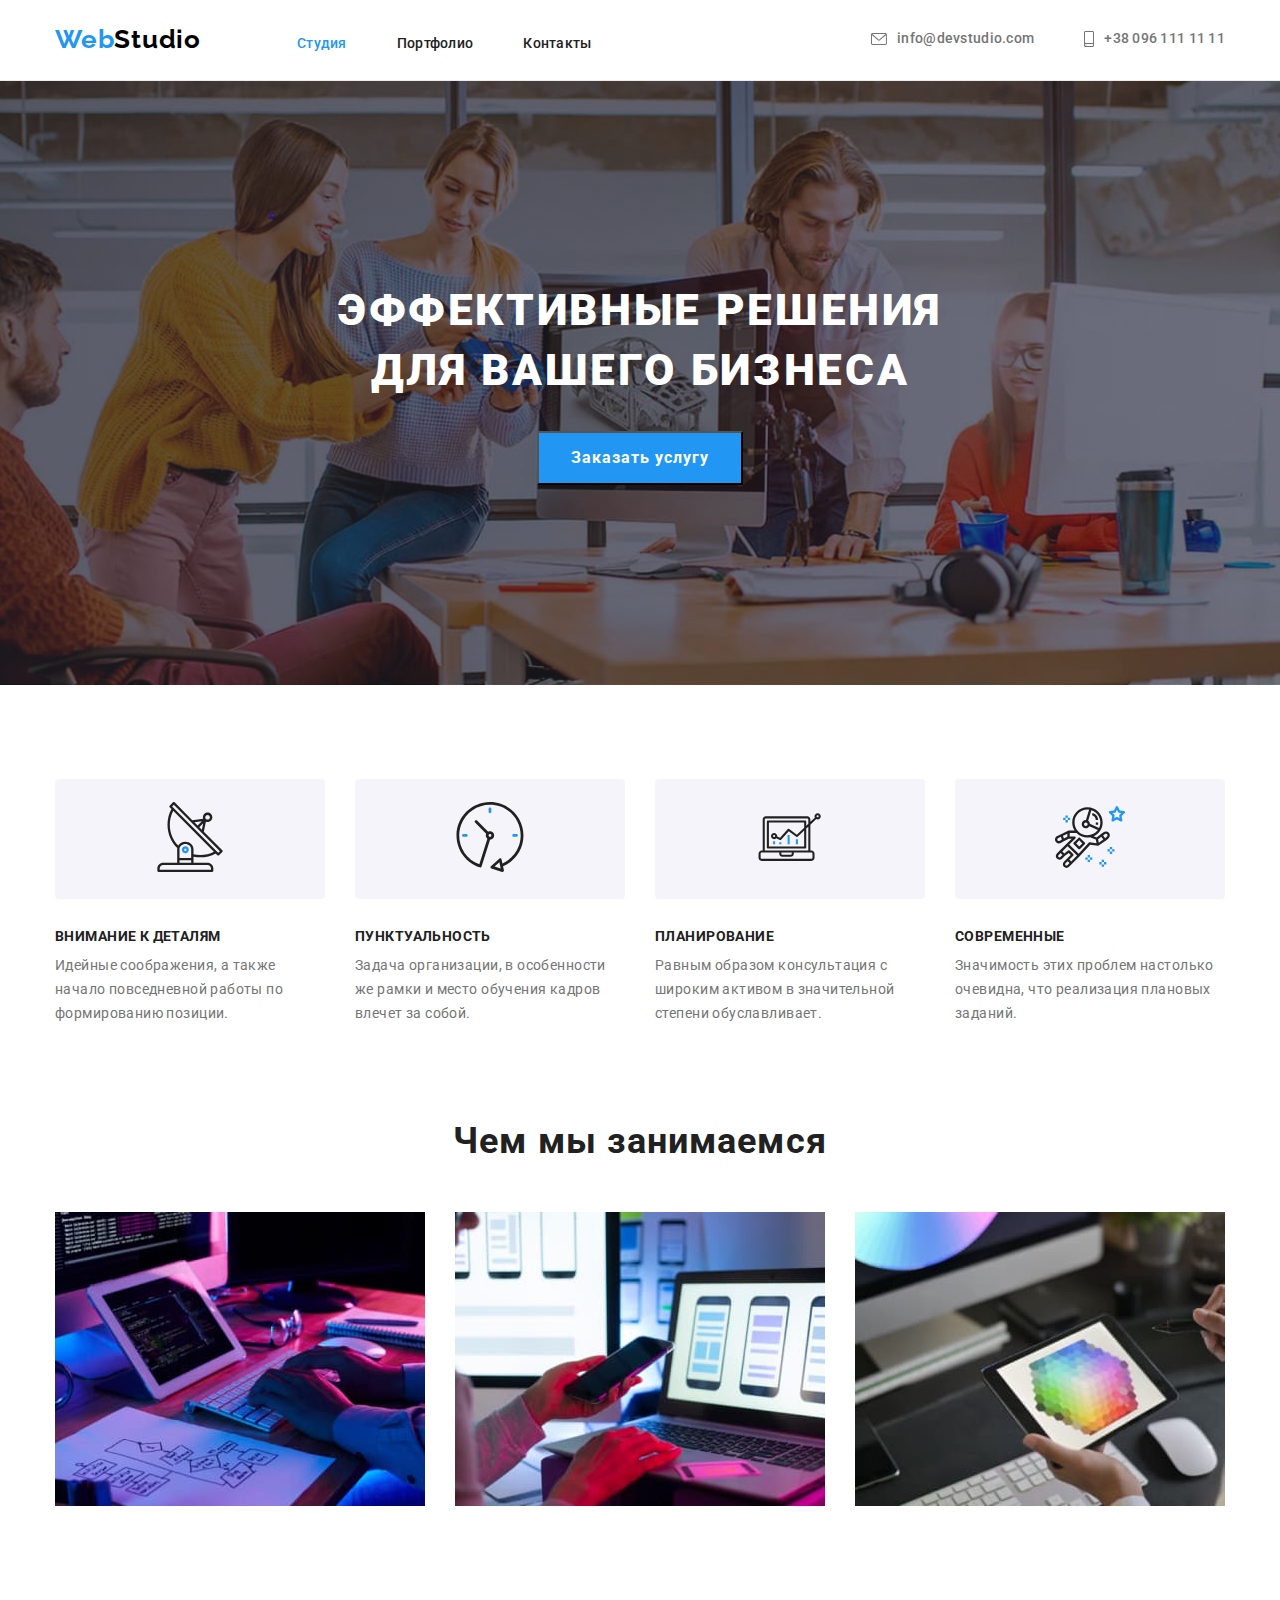
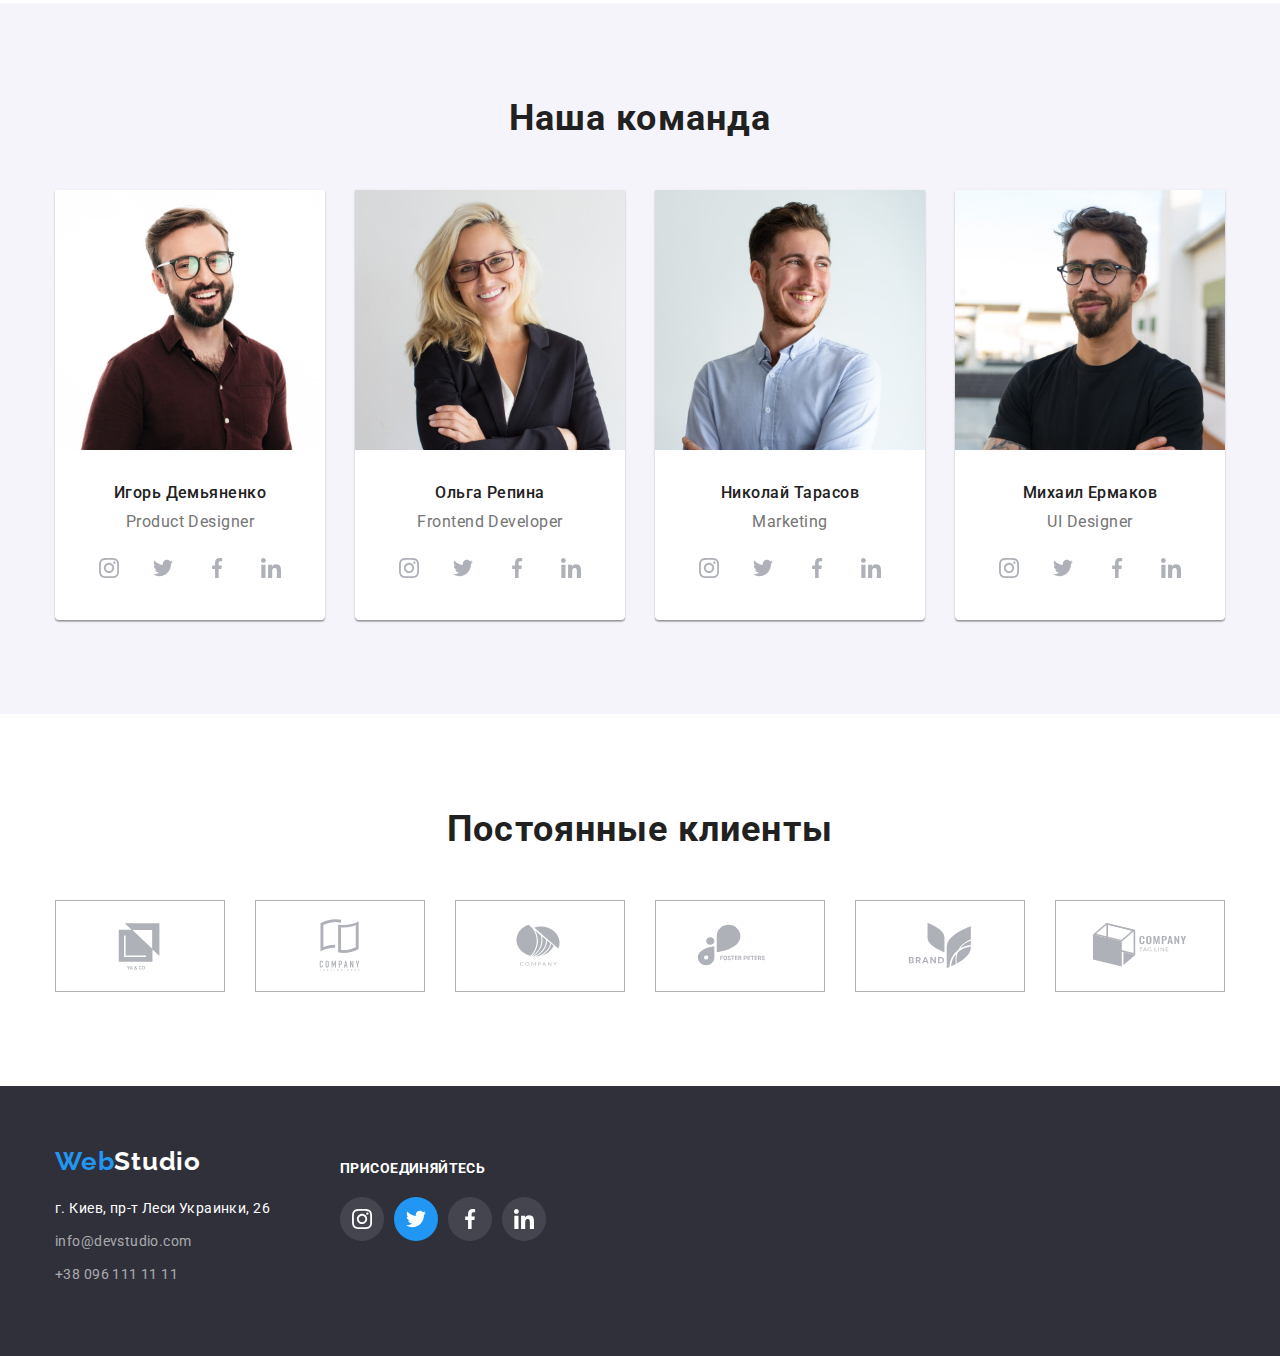
<file: index.html>
<!DOCTYPE html>
<html lang="ru">
  <head>
    <meta charset="UTF-8" />
    <meta http-equiv="X-UA-Compatible" content="IE=edge" />
    <meta name="viewport" content="width=device-width, initial-scale=1.0" />
    <title>Document</title>
    <link rel="preconnect" href="https://fonts.googleapis.com" />
    <link rel="preconnect" href="https://fonts.gstatic.com" crossorigin />
    <link
      href="https://fonts.googleapis.com/css2?family=Raleway:wght@700&family=Roboto:wght@400;500;700;900&display=swap"
      rel="stylesheet"
    />
    <link
      rel="stylesheet"
      href="https://cdnjs.cloudflare.com/ajax/libs/modern-normalize/1.0.0/modern-normalize.min.css"
    />
    <link rel="stylesheet" href="./css/styles.css" />
  </head>

  <body>
    <!--header-->
    <header class="header">
      <div class="container main-nav">
        <nav class="nav">
          <a href="index.html" class="logo-fist"
            >Web<span class="logo-second">Studio</span>
          </a>

          <ul class="list-nav">
            <li class="item">
              <a href="./index.html " class="link current">Студия</a>
            </li>
            <li class="item">
              <a href="./portfolio.html" class="link">Портфолио</a>
            </li>
            <li class="item">
              <a href="./index.html" class="link">Контакты</a>
            </li>
          </ul>
        </nav>

        <ul class="list-contacts">
          <li class="item">
            <a href="mailto:info@devstudio.com" class="link"
              >
              <svg class="icon" width="16" height="12">
                <use href="./images/symbol-defs.svg#envelope"></use>
                </svg>
                info@devstudio.com
              </a
            >
          </li>
          <li class="item">
            <a href="tel:+380961111111" class="link">
              <svg class="icon" width="10" height="16">
                <use href="./images/symbol-defs.svg#smartphone"></use>
                </svg>
                +38 096 111 11 11
            </a>
          </li>
        </ul>
      </div>
    </header>
    <main>
      <!--sectipon-->

      <section class="hero overlay">
        <div class="container">
          <h1 class="hero-name">
            Эффективные решения <br />
            для вашего бизнеса
          </h1>
          <button type="button" class="button">Заказать услугу</button>
        </div>
      </section>
      <!--peculiarities-->

      <section class="post">
        <div class="container">
          <ul class="post-list">
            <li class="item">
              <div class="icon-box"
              ><a href=""class="link">
                <svg class="icon" width="70" height="70">
                   <use href="./images/symbol-defs.svg#antenna"></use>
                </svg>
               </a>  
              </div>
              <h3 class="post-title">Внимание к деталям</h3>
              <p class="post-text">
                Идейные соображения, а также начало повседневной работы по
                формированию позиции.
              </p>
            </li>
            <li class="item">
              <div class="icon-box">
              <a href=""class="link">
                <svg class="icon" width="70" height="70">
                   <use href="./images/symbol-defs.svg#clock"></use>
                </svg>
               </a>
              </div>
              <h3 class="post-title">Пунктуальность</h3>
              <p class="post-text">
                Задача организации, в особенности же рамки и место обучения
                кадров влечет за собой.
              </p>
            </li>
            <li class="item">
              <div class="icon-box">
              <a href=""class="link">
                <svg class="icon" width="70" height="70">
                   <use href="./images/symbol-defs.svg#diagram"></use>
                </svg>
               </a>
              </div>
              <h3 class="post-title">Планирование</h3>
              <p class="post-text">
                Равным образом консультация с широким активом в значительной
                степени обуславливает.
              </p>
            </li>
            <li class="item">
              <div class="icon-box">
              <a href=""class="link">
                <svg class="icon" width="70" height="70">
                   <use href="./images/symbol-defs.svg#astronaut"></use>
                </svg>
               </a>
              </div>
              <h3 class="post-title">Современные</h3>
              <p class="post-text">
                Значимость этих проблем настолько очевидна, что реализация
                плановых заданий.
              </p>
            </li>
          </ul>
        </div>
      </section>

      <!--we doing-->

      <section class="we-doing">
        <div class="container">
          <h2 class="section-name">Чем мы занимаемся</h2>
          <ul class="content-list">
            <li class="item">
              <a href="" class="link">
                <img
                  src="./images/picture1squoosh.jpg"
                  width="370"
                  alt="notebook"
              /></a>
            </li>
            <li class="item">
              <a href="" class="link">
                <img
                  src="./images/picture2squoosh.jpg"
                  width="370"
                  alt="phone"
                />
              </a>
            </li>
            <li class="item">
              <a href="" class="link">
                <img
                  src="./images/picture3squoosh.jpg"
                  width="370"
                  alt="tablet"
                />
              </a>
            </li>
          </ul>
        </div>
      </section>
      <!--our team-->

      <section class="team">
        <div class="container">
          <h2 class="section-name">Наша команда</h2>
          <ul class="team-list">
            <li class="item">
              <img
                src="./images/Demayanenko.jpg"
                width="270"
                alt="Демьяненко"
              />
          <div class="team-box">
                <h3 class="box-name">Игорь Демьяненко</h3>
                <p class="box-text">Product Designer</p>  
          <ul class="social-list">
            <li class="list-item">
              <a href="https://www.instagram.com/" class="link">
                <svg class="icon" width="20" height="20">
                <use href="./images/symbol-defs.svg#instagram"></use>
                </svg>
              </a>
            </li>
            <li class="list-item">
          <a href="https://twitter.com/"class="link">
            <svg class="icon" width="20" height="20">
            <use href="./images/symbol-defs.svg#twitter"></use>
            </svg>
          </a> 
            </a>
            </li>
            <li class="list-item">
              <a href="https://facebook.com/" class="link">
                <svg class="icon" width="20" height="20">
                <use href="./images/symbol-defs.svg#facebook"></use>
                </svg>

              </a>
            </li>
            <li class="list-item">
              <a href="https://linkedin.com/" class="link">
                <svg class="icon" width="20" height="20">
                <use href="./images/symbol-defs.svg#linkedin"></use>
                </svg>
              </a>
            </li>
          </ul>
        </div>
            </li>
            <li class="item">
              <img src="./images/Repina.jpg" width="270" alt="Репина" />
              <div class="team-box">
                <h3 class="box-name">Ольга Репина</h3>
                <p class="box-text">Frontend Developer</p>
                  <ul class="social-list">
            <li class="list-item">
              <a href="https://www.instagram.com/" class="link">
                <svg class="icon" width="20" height="20">
                <use href="./images/symbol-defs.svg#instagram"></use>
                </svg>
              </a>
            </li>
            <li class="list-item">
          <a href="https://twitter.com/"class="link">
            <svg class="icon" width="20" height="20">
            <use href="./images/symbol-defs.svg#twitter"></use>
            </svg>
          </a> 
            </a>
            </li>
            <li class="list-item">
              <a href="https://facebook.com/" class="link">
                <svg class="icon" width="20" height="20">
                <use href="./images/symbol-defs.svg#facebook"></use>
                </svg>

              </a>
            </li>
            <li class="list-item">
              <a href="https://linkedin.com/" class="link">
                <svg class="icon" width="20" height="20">
                <use href="./images/symbol-defs.svg#linkedin"></use>
                </svg>
              </a>
            </li>
          </ul>
              </div>
            </li>

            <li class="item">
              <img src="./images/Tarasov.jpg" width="270" alt="Тарасов" />
              <div class="team-box">
                <h3 class="box-name">Николай Тарасов</h3>
                <p class="box-text">Marketing</p>
                  <ul class="social-list">
            <li class="list-item">
              <a href="https://www.instagram.com/" class="link">
                <svg class="icon" width="20" height="20">
                <use href="./images/symbol-defs.svg#instagram"></use>
                </svg>
              </a>
            </li>
            <li class="list-item">
          <a href="https://twitter.com/"class="link">
            <svg class="icon" width="20" height="20">
            <use href="./images/symbol-defs.svg#twitter"></use>
            </svg>
          </a> 
            </a>
            </li>
            <li class="list-item">
              <a href="https://facebook.com/" class="link">
                <svg class="icon" width="20" height="20">
                <use href="./images/symbol-defs.svg#facebook"></use>
                </svg>

              </a>
            </li>
            <li class="list-item">
              <a href="https://linkedin.com/" class="link">
                <svg class="icon" width="20" height="20">
                <use href="./images/symbol-defs.svg#linkedin"></use>
                </svg>
              </a>
            </li>
          </ul>
              </div>
            </li>
            <li class="item">
              <img src="./images/Ermakov.jpg" width="270" alt="Ермаков" />
              <div class="team-box">
                <h3 class="box-name">Михаил Ермаков</h3>
                <p class="box-text">UI Designer</p>
                  <ul class="social-list">
            <li class="list-item">
              <a href="https://www.instagram.com/" class="link">
                <svg class="icon" width="20" height="20">
                <use href="./images/symbol-defs.svg#instagram"></use>
                </svg>
              </a>
            </li>
            <li class="list-item">
          <a href="https://twitter.com/"class="link">
            <svg class="icon" width="20" height="20">
            <use href="./images/symbol-defs.svg#twitter"></use>
            </svg>
          </a> 
            </a>
            </li>
            <li class="list-item">
              <a href="https://facebook.com/" class="link">
                <svg class="icon" width="20" height="20">
                <use href="./images/symbol-defs.svg#facebook"></use>
                </svg>

              </a>
            </li>
            <li class="list-item">
              <a href="https://linkedin.com/" class="link">
                <svg class="icon" width="20" height="20">
                <use href="./images/symbol-defs.svg#linkedin"></use>
                </svg>
              </a>
            </li>
          </ul>
        </div>
            </li>
          </ul>
        </div>
      </section>
      <section class="clients">
        <div class="container">
          <h2 class="section-name">Постоянные клиенты</h2>
          <ul class="clients-list">
            <li class="item">
              <a href="#" class="link">
              <svg class="icon" width="106" height="60">
                <use href="./images/symbol-defs.svg#company"></use>
              </svg>
            </a>
          </li>
          <li class="item">
            <a href="#" class="link">
              <svg class="icon" width="106" height="60">
                <use href="./images/symbol-defs.svg#company-a"></use>
              </svg>
            </a>
          </li>
          <li class="item">
            <a href="#" class="link">
              <svg class="icon" width="106" height="60">
                <use href="./images/symbol-defs.svg#company-b"></use>
              </svg>
            </a>
          </li>
          <li class="item">
            <a href="#" class="link">
              <svg class="icon" width="106" height="60">
                <use href="./images/symbol-defs.svg#company-c"></use>
              </svg>
            </a>
          </li>
          <li class="item">
            <a href="#" class="link">
              <svg class="icon" width="106" height="60">
                <use href="./images/symbol-defs.svg#company-e"></use>
              </svg>
            </a>
          </li>
          <li class="item">
            <a href="#" class="link">
              <svg class="icon" width="106" height="60">
                <use href="./images/symbol-defs.svg#company-d"></use>
              </svg>
            </a>
          </li>
          </ul>
        </div>
      </section>
    </main>
    <!--basement-->
    <footer class="footer">
      <div class="container">
        <div class="info-footer">
        <div class="footer-logo">
          <a href="index.htm" class="logo-third"
            >Web<span class="logo-fourth">Studio</span>
          </a>
        </div>
     
        <address class="address">
          <ul>
            <li>г. Киев, пр-т Леси Украинки, 26</li>
            <li>
              <a href="mailto:info@devstudio.com" class="link"
                >info@devstudio.com</a
              >
            </li>
            <li class="item">
              <a href="tel:+380961111111" class="link">+38 096 111 11 11</a>
            </li>
          </ul> 
        </address>
        </div>
        <section class="network">
          <h3 class="network-name">присоединяйтесь</h3>
          <ul class="network-list">
            <li class="item">
                <a href="https://www.instagram.com/" class="link">
                <svg class="icon" width="20" height="20">
                <use href="./images/symbol-defs.svg#instagram"></use>
                </svg>
              </a>
            </li>
            <li class="item">
              <a href="https://twitter.com/" class="link twitter">
              <svg class="icon" width="20" height="20">
                <use href="./images/symbol-defs.svg#twitter"></use>
               </svg>
              </a>
            </li>
            <li class="item">
              <a href="https://facebook.com/" class="link">
                <svg class="icon" width="20" height="20">
                <use href="./images/symbol-defs.svg#facebook"></use>
                </svg>
              </a>
            </li>
            <li class="item">
             <a href="https://linkedin.com/" class="link">
                <svg class="icon" width="20" height="20">
                <use href="./images/symbol-defs.svg#linkedin"></use>
                </svg>
              </a>
            </li>
          </ul>
        </section>    
      </div> 
    </footer>
  </body>
</html>
</file>
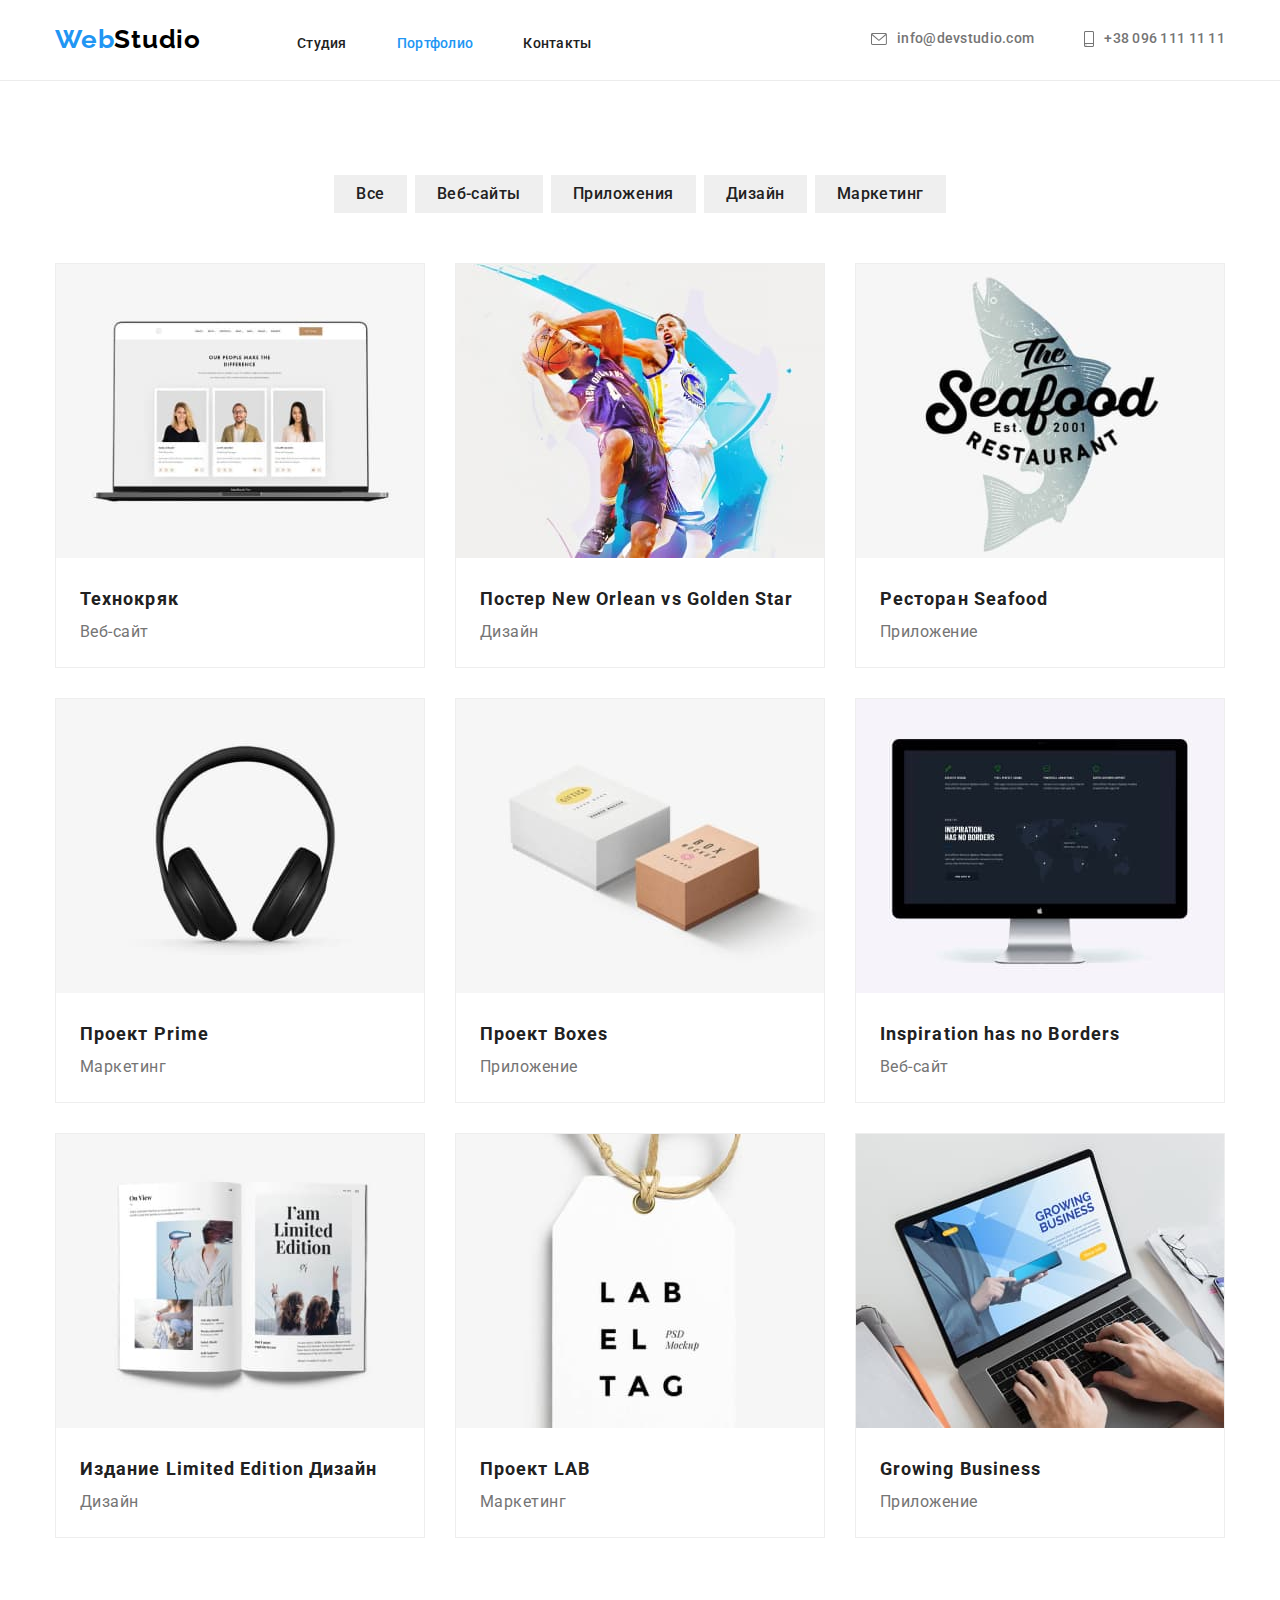
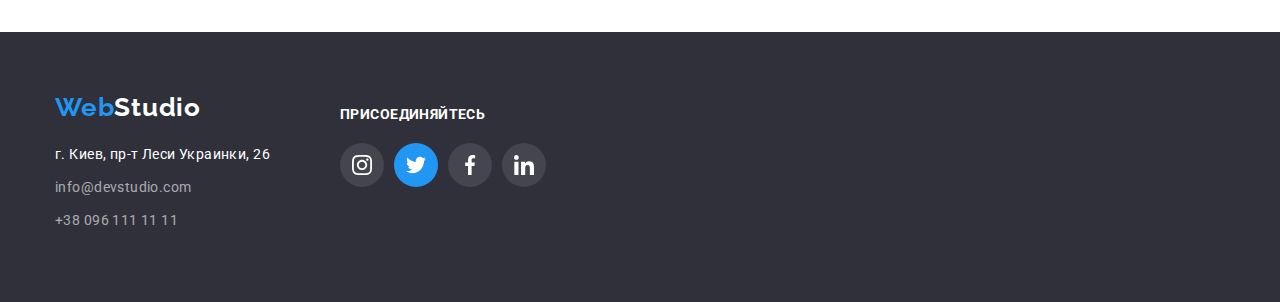
<file: portfolio.html>
<!DOCTYPE html>
<html lang="ru">
  <head>
    <meta charset="UTF-8" />
    <meta http-equiv="X-UA-Compatible" content="IE=edge" />
    <meta name="viewport" content="width=device-width, initial-scale=1.0" />
    <title>Document</title>
    <link rel="preconnect" href="https://fonts.googleapis.com" />
    <link rel="preconnect" href="https://fonts.gstatic.com" crossorigin />
    <link
      href="https://fonts.googleapis.com/css2?family=Raleway:wght@700&family=Roboto:wght@400;500;700;900&display=swap"
      rel="stylesheet"
    />
    <link
      rel="stylesheet"
      href="https://cdnjs.cloudflare.com/ajax/libs/modern-normalize/1.0.0/modern-normalize.min.css"
    />
    <link rel="stylesheet" href="./css/styles.css" />
  </head>

  <body>
    <!--header-->
    <header class="header">
      <div class="container main-nav">
        <nav class="nav">
          <a href="index.html" class="logo-fist"
            >Web<span class="logo-second">Studio</span>
          </a>

          <ul class="list-nav">
            <li class="item">
              <a href="./index.html " class="link">Студия</a>
            </li>
            <li class="item">
              <a href="./portfolio.html" class="link current">Портфолио</a>
            </li>
            <li class="item">
              <a href="./index.html" class="link">Контакты</a>
            </li>
          </ul>
        </nav>

        <ul class="list-contacts">
          <li class="item">
            <a href="mailto:info@devstudio.com" class="link">
              <svg class="icon" width="16" height="12">
                <use href="./images/symbol-defs.svg#envelope"></use>
              </svg>
              info@devstudio.com
            </a>
          </li>
          <li class="item">
            <a href="tel:+380961111111" class="link">
              <svg class="icon" width="10" height="16">
                <use href="./images/symbol-defs.svg#smartphone"></use>
              </svg>
              +38 096 111 11 11
            </a>
          </li>
        </ul>
      </div>
    </header>
    <main class="portfolio-content">
      <section class="portfolio-section">
        <div class="container">
          <ul class="filters">
            <li class="item">
              <button type="button" class="btn">Все</button>
            </li>
            <li class="item">
              <button type="button" class="btn">Веб-сайты</button>
            </li>
            <li class="item">
              <button type="button" class="btn">Приложения</button>
            </li>
            <li class="item">
              <button type="button" class="btn">Дизайн</button>
            </li>
            <li class="item">
              <button type="button" class="btn">Маркетинг</button>
            </li>
          </ul>

          <ul class="soft-list">
            <li class="item">
              <a href="">
                <img src="./images/laptop.jpg" width="370" alt="laptop" />
              </a>

              <div class="soft-card">
                <h3 class="card-name">Технокряк</h3>
                <p class="card-text">Веб-сайт</p>
              </div>
            </li>
            <li class="item">
              <a href="">
                <img src="./images/poster.jpg" width="370" alt="poster" />
              </a>
              <div class="soft-card">
                <h3 class="card-name">Постер New Orlean vs Golden Star</h3>
                <p class="card-text">Дизайн</p>
              </div>
            </li>
            <li class="item">
              <a href="">
                <img
                  src="./images/logo-restaurant.jpg"
                  width="370"
                  alt="restaurant"
              /></a>
              <div class="soft-card">
                <h3 class="card-name">Ресторан Seafood</h3>
                <p class="card-text">Приложение</p>
              </div>
            </li>
            <li class="item">
              <a href="">
                <img src="./images/headphones.jpg" width="370" alt="headphones"
              /></a>
              <div class="soft-card">
                <h3 class="card-name">Проект Prime</h3>
                <p class="card-text">Маркетинг</p>
              </div>
            </li>
            <li class="item">
              <a href=""
                ><img src="./images/box.jpg" width="370" alt="box"
              /></a>
              <div class="soft-card">
                <h3 class="card-name">Проект Boxes</h3>
                <p class="card-text">Приложение</p>
              </div>
            </li>
            <li class="item">
              <a href=""
                ><img src="./images/monoblock.jpg" width="370" alt="monoblock"
              /></a>
              <div class="soft-card">
                <h3 class="card-name">Inspiration has no Borders</h3>
                <p class="card-text">Веб-сайт</p>
              </div>
            </li>
            <li class="item">
              <a href=""
                ><img src="./images/book.jpg" width="370" alt="book"
              /></a>
              <div class="soft-card">
                <h3 class="card-name">Издание Limited Edition Дизайн</h3>
                <p class="card-text">Дизайн</p>
              </div>
            </li>
            <li class="item">
              <a href=""
                ><img src="./images/tag.jpg" width="370" alt="tag"
              /></a>
              <div class="soft-card">
                <h3 class="card-name">Проект LAB</h3>
                <p class="card-text">Маркетинг</p>
              </div>
            </li>
            <li class="item">
              <a href=""
                ><img
                  src="./images/working-on-a-laptop.jpg"
                  width="370"
                  alt="working"
              /></a>
              <div class="soft-card">
                <h3 class="card-name">Growing Business</h3>
                <p class="card-text">Приложение</p>
              </div>
            </li>
          </ul>
        </div>
      </section>
    </main>
    <footer class="footer">
      <div class="container">
        <div class="info-footer">
          <div class="footer-logo">
            <a href="index.htm" class="logo-third"
              >Web<span class="logo-fourth">Studio</span>
            </a>
          </div>

          <address class="address">
            <ul>
              <li>г. Киев, пр-т Леси Украинки, 26</li>
              <li>
                <a href="mailto:info@devstudio.com" class="link"
                  >info@devstudio.com</a
                >
              </li>
              <li class="item">
                <a href="tel:+380961111111" class="link">+38 096 111 11 11</a>
              </li>
            </ul>
          </address>
        </div>
        <section class="network">
          <h3 class="network-name">присоединяйтесь</h3>
          <ul class="network-list">
            <li class="item">
              <a href="https://www.instagram.com/" class="link">
                <svg class="icon" width="20" height="20">
                  <use href="./images/symbol-defs.svg#instagram"></use>
                </svg>
              </a>
            </li>
            <li class="item">
              <a href="https://twitter.com/" class="link twitter">
                <svg class="icon" width="20" height="20">
                  <use href="./images/symbol-defs.svg#twitter"></use>
                </svg>
              </a>
            </li>
            <li class="item">
              <a href="https://facebook.com/" class="link">
                <svg class="icon" width="20" height="20">
                  <use href="./images/symbol-defs.svg#facebook"></use>
                </svg>
              </a>
            </li>
            <li class="item">
              <a href="https://linkedin.com/" class="link">
                <svg class="icon" width="20" height="20">
                  <use href="./images/symbol-defs.svg#linkedin"></use>
                </svg>
              </a>
            </li>
          </ul>
        </section>
      </div>
    </footer>
  </body>
</html>
</file>
<file: css/styles.css>
:root {
    --primary-text-color: #757575;
    --title-tex-color:#212121;
    --accent-color:#2196F3;
    --primary-white-color:#FFFFFF;
    --primary-background-color:#E5E5E5;
    --secondary-background-color:#2F303A;
    --primary-icon-color:#afb1b8;
}
body {
    
    margin: 0;
    font-family: 'Roboto',
    sans-serif;
    font-size: 14px;
    background-color: var(--primary-white-color);
    color: var(--primary-text-color);
}
html {
    box-sizing: border-box;
}
*,
 ::before,
 ::after {
    box-sizing: inherit;
}

a {
    text-decoration: none;
}
a:hover {
    text-decoration: none;
}

ul,
li { 
    margin: 0;
    padding: 0;
    list-style-type: none;
}
.img {
    display: block;
}
/*heder*/
.container {
   
    width: 1200px;
    padding-right:  15px;
    padding-left:  15px;
    margin-left: auto;
    margin-right: auto;
    
}
.header {
    padding-top: 24px;
    padding-bottom: 25px;
    background: var(--primary-white-color);
    border-bottom: 1px solid #ECECEC;
}
.main-nav {
    display: flex;
    align-items: center;
   
}
   
.logo-fist,
.logo-second {
    display: inline-block;
    margin: 0;
    padding: 0;
    margin-left: auto;
    
    font-family: Raleway;
    font-weight: 700;
    font-size: 26px;
    line-height: 1.19;
    letter-spacing: 0.03em;
    
    
}

.logo-second {
   
    color: #000000;

}
.logo-fist {

    color: var(--accent-color);
    
}
.list-nav {
    
    display: inline-flex;
    margin-left: 93px;
}
.list-nav .item + .item {
    
    margin-left: 50px;
   
}

.list-nav .link {
    display: block;
    font-weight: 500;
    font-size: 14px;
    line-height: 1.14;
    letter-spacing: 0.02em;
    color: var(--title-tex-color);
} 
.list-nav .link.current {
    color: var(--accent-color);
}
.list-nav .link:hover,
.list-nav .link:focus {
    color: var(--accent-color);
}
.list-contacts {

    display: inline-flex;
    margin-left: auto;
    
}
.list-contacts .item + .item {
    margin-left: 50px;
}
.list-contacts .link {
    display: flex;
    align-items:center;
    font-weight: 500;
    font-size: 14px;
    line-height: 1.14;
    letter-spacing: 0.02em;
    color: var(--primary-text-color);

}
.list-contacts .icon {

    margin-right: 10px;
    fill: var(--primary-text-color);
}
.list-contacts a:hover svg,
.list-contacts a:focus svg{
    fill: var(--accent-color);}

.list-contacts .link:hover,
.list-contacts .link:focus {
    color: var(--accent-color);
    fill: var(--accent-color);
}

/*hero*/
.hero {
    padding-top: 200px;
    padding-bottom: 200px;
    margin: 0 auto;
    text-align: center;    
    background: var(--secondary-background-color);
} 

/* Img Overlay */

.overlay {

    max-width: 1600px;
    min-height: 600px;
    margin-left: auto;
    margin-right: auto;
    background-image: linear-gradient(to right, rgba(47, 48, 58, 0.5), rgba(47, 48, 58, 0.3)), url(../images/img-overlay.jpg); 
    background-repeat: no-repeat;
    background-position: center;
    background-size: cover;

}

h1 {
    
    
    margin-top: 0px;
    font-weight: 900;  
    font-size: 44px;
    line-height:1.36;
    letter-spacing: 0.06em;
    margin-bottom: 30px;
    text-transform: uppercase;
    color: var(--primary-white-color);
   
}


.button {

    display: inline-block;  
    padding: 10px 32px;
    min-width: 200px;
    font-family: inherit;
    font-weight: 700;
    font-size: 16px;
    line-height: 1.87;
    align-items: center;
    letter-spacing: 0.06em;
    cursor: pointer;
    color: var(--primary-white-color);
    background-color: var(--accent-color);
    
}
.button:hover,
.button:focus {
    filter: drop-shadow(0px 4px 4px rgba(0, 0, 0, 0.25));
    border-radius: 4px solid;
}
.button .primary {
    color: var(--title-tex-color);
    background-color: #F5F4FA;
}
.button .secondary {
    color: var(--accent-color);
    background-color: var(--primary-white-color);
}
/*peculiarities*/
.post {
    
    background: var(--primary-white-color);
    padding-top: 94px;
    padding-bottom: 94px;
   
       }
.post-list {
    
    display: flex;
    flex-wrap: wrap;
    
}
.post-list .item {
    width: 270px;
        
}
.post-list .item + .item {
     margin-left: 30px;
    
}
.post-title {
    margin: 0;
    padding: 0;
    margin-bottom: 10px;
    font-weight: 700;
    font-size: 14px;
    line-height: 1.14;
    letter-spacing: 0.03em;
    text-transform: uppercase;
    color: var(--title-tex-color);
}
.post-text {
    margin: 0;
    padding: 0;
    font-weight: 400;
    font-size: 14px;
    line-height: 1.71;
    letter-spacing: 0.03em;
    color: var(--primary-text-color);
}
.icon-box {
    display: flex;
    justify-content: center;
    align-items: center;

    width: 270px;
    height: 120px;
    margin-bottom: 30px;
    background: #F5F4FA;
    border-radius: 4px;

} 
.icon-box + .icon-box {
    margin-left: 30px;
}

/*we doing */
.we-doing {
    
    padding-bottom: 94px;
    background: var(--primary-white-color);
}
.content-list {
    display: flex;
    flex-wrap: wrap;
}
.content-list .item + .item {
    margin-left: 30px; 
}

.section-name 
{
    margin: 0 auto;
    margin-bottom: 50px;
   
    font-weight: 700;
    font-size: 36px;
    text-align: center;
    letter-spacing: 0.03em;
    line-height: 1.17;
    color: var(--title-tex-color);
} 



/*our team*/
.team {
   
    padding-top:  94px;
    padding-bottom: 94px;
    background: #F5F4FA;
}
.team-list {

    display: flex;
    flex-wrap: wrap;
}
.team-list .item + .item {
    
    margin-left: 30px;
}
     
.team-list .item {
    text-align: center;
    align-items:center;
    background: #FFFFFF;
    box-shadow: 0px 1px 3px rgba(0, 0, 0, 0.12),
    0px 1px 1px rgba(0, 0, 0, 0.14),
    0px 2px 1px rgba(0, 0, 0, 0.2);
    border-radius: 0px 0px 4px 4px;
    
}         
.team-box {
    
    padding-top: 30px;
    padding-bottom: 30px;
    
}           

.box-name {
    margin: 0;
    margin-bottom: 10px;
    font-weight: 500;
    font-size: 16px;
    line-height: 1.19;
    letter-spacing: 0.03em;
    color: var(--title-tex-color);

}
.box-text {
    margin: 0;
    font-weight: 400;
    font-size: 16px;
    line-height: 1.19;
    letter-spacing: 0.03em;
    color: var(--primary-text-color);

}
.social-list {

    display: flex;
    justify-content: center;
    align-items: center;
    margin-top: 15px;
    
}
.social-list .list-item + .list-item {
    margin-left: 10px;
}
.social-list .link {

    display: flex;
    justify-content: center;
    align-items:center;
    text-decoration: none;
    width: 44px;
    height: 44px;
    border-radius: 50%; 
    
}
.social-list .icon {
   
    fill: var(--primary-icon-color);
}

.social-list a:hover svg,
.social-list a:focus svg {

    fill: var(--primary-white-color);
}      

.social-list .link:hover,
.social-list .link:focus {
    fill: var(--primary-white-color);
    background-color:var(--accent-color);
}

/*clients*/

.clients {
    
    padding-top: 94px;
    padding-bottom:  94px;
}
.clients-list {

    display: flex;
    flex-wrap: wrap;
}

.clients .link {
    display: flex;
    justify-content: center;
    align-items:center;
    width: 170px;
    height: 92px;
    border: 1px solid #AFB1B8;
}
.clients .item + .item {
    
    margin-left: 30px;
    
}

.clients .icon {
    fill: var(--primary-icon-color);
}
.clients a:hover svg,
.clients a:focus svg {

    fill: var(--accent-color);
 
}
.clients .link:hover,
.clients .link:focus{
    border: 1px solid var(--accent-color);
}


/* basement */ 
.footer {

    display: flex; 
    padding-top: 60px;
    padding-bottom: 60px;
    background: var(--secondary-background-color);
}
.footer-logo {
    
    margin-bottom: 20px;
}
.logo-third,
.logo-fourth {

    font-family: Raleway;
    font-weight: 700;
    font-size: 26px;
    line-height: 1.19;
    letter-spacing: 0.03em;
}
.logo-third {
    text-decoration: none;
    color: var(--accent-color);

}
.logo-fourth {   
    color: var(--primary-white-color);

}

.address li {
    display: block;
    margin: 0;
    margin-bottom: 9px; 

    font-style: normal;
    font-weight: 400;
    font-size: 14px;
    line-height: 1.71;
    letter-spacing: 0.03em;
    color: var(--primary-white-color);
    
}
.address .link {
    display: block;
    margin: 0;

    font-style: normal;
    font-weight: 400;
    font-size: 14px;
    line-height: 1.71;
    letter-spacing: 0.03em;
    color: rgba(255, 255, 255, 0.6);

}
.info-footer { 
    float: left;
    margin-right: 70px;
}

/*social networks*/

.network {
    display: flex;
    flex-direction: column;
    margin-top: 15px;
    width: 206px;
    
   
}
.network-name {
    margin: 0;
    margin-bottom: 20px;

    font-weight: 700;
    font-size: 14px;
    line-height: 1.14;
    letter-spacing: 0.03em;
    text-transform: uppercase;
    color: var(--primary-white-color);
}

.network-list {
    display: flex;
    flex-wrap: wrap;
}
.network-list .link {
   display: flex;
   justify-content: center;
   align-items:center;
   width: 44px;
   height: 44px;
   border-radius: 50%;
   background: rgba(255, 255, 255, 0.1)
}
.network-list .item + .item {
    margin-left: 10px;
}
.network .icon{
    fill: var(--primary-white-color);
}

.network .twitter {
    background: var(--accent-color);
}
/* Portfolio Page*/
.btn { 
    display: block;
    font-family: inherit;
    border-radius: 4px solid;
    border: transparent;
    font-weight: 500;
    font-size: 16px;
    line-height: 1.62;
    text-align: center;
    letter-spacing: 0.03em;
    padding: 6px 22px;
    cursor: pointer;
    overflow:hidden;
    color: var(--title-tex-color);
}
.btn:hover,
.btn:focus {
    color: #FFFFFF;
    background: #2196F3;
    box-shadow: 0px 3px 1px rgba(0, 0, 0, 0.1),
    0px 1px 2px rgba(0, 0, 0, 0.08),
    0px 2px 2px rgba(0, 0, 0, 0.12);
    border-radius: 4px;
}


/*portfolio section*/
.portfolio-section {
    padding-top: 94px;
    padding-bottom: 94px;
     
}

.filters {
    display: flex;
    align-items: center;
    text-align: center;
    justify-content: center;
    margin-bottom: 50px;
      
}
.filters .item + .item {
    margin-left: 8px;
}

.soft-list {

    display: flex;
    flex-wrap: wrap; 
    margin-right: 0; 
    margin-left: 0; 
   
}

.soft-list .item{
    width: calc((100% - 60px)/3) ;
    margin-right: 30px;
    margin-bottom: 30px;
} 

.soft-list .item {
    overflow:hidden;
    background: #FFFFFF;
    border: 1px solid #EEEEEE;
    box-sizing: border-box;

}
.soft-list .item:nth-child( 3n ) {
    margin-right: 0;
    
}
.soft-list .item:nth-last-child( -n +3 ) {
    margin-bottom: 0;
}
.soft-list .item:hover {
    border: 1px solid #EEEEEE;
    box-sizing: border-box;
    box-shadow: 0px 1px 1px rgba(0, 0, 0, 0.12), 0px 4px 4px rgba(0, 0, 0, 0.06), 1px 4px 6px rgba(0, 0, 0, 0.16);

}
.soft-card {
    padding-top: 20px;
    padding-bottom: 20px;
    padding-left: 24px;
}
.card-name {
    margin: 0;
    font-weight: 700;
    font-size: 18px;
    line-height: 2;
    letter-spacing: 0.06em;
    color: var(--title-tex-color);
}
.card-text {
    margin: 0;
    font-weight: 400;
    font-size: 16px;
    line-height: 1.87;
    letter-spacing: 0.03em;
    color: var(--primary-text-color);
}
</file>
